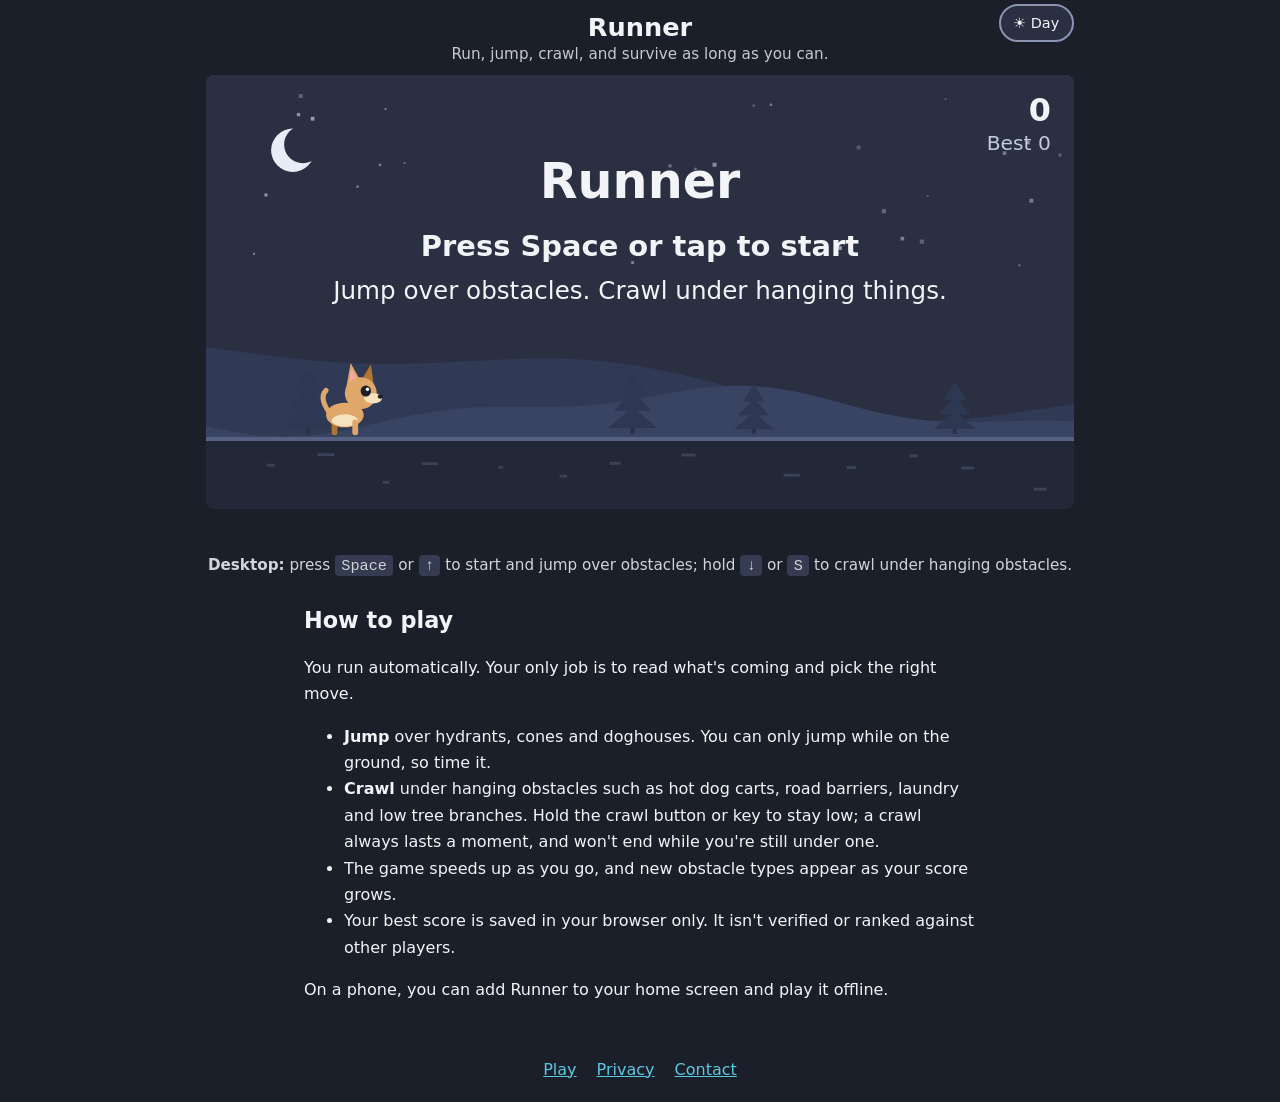
<file: index.html>
<!DOCTYPE html>
<html lang="en">
<head>
  <meta charset="utf-8">
  <meta name="viewport" content="width=device-width, initial-scale=1, viewport-fit=cover">
  <meta name="theme-color" content="#1b1f2a">
  <title>Runner – Free Endless Runner Game</title>
  <meta name="description" content="Play Runner, a free endless runner you can start instantly. Jump over hydrants and cones, crawl under what hangs overhead, and beat your best score. No download or sign-up.">
  <meta property="og:type" content="website">
  <meta property="og:title" content="Runner – Free Endless Runner Game">
  <meta property="og:description" content="Jump over hydrants and cones, crawl under what hangs overhead, and beat your best score. Plays instantly on desktop and mobile.">
  <meta name="twitter:card" content="summary">
  <link rel="icon" href="icons/favicon.svg" type="image/svg+xml">
  <link rel="icon" href="icons/favicon-32.png" sizes="32x32" type="image/png">
  <link rel="apple-touch-icon" href="icons/apple-touch-icon.png">
  <link rel="manifest" href="manifest.webmanifest">
  <meta name="mobile-web-app-capable" content="yes">
  <meta name="apple-mobile-web-app-capable" content="yes">
  <meta name="apple-mobile-web-app-title" content="Runner">
  <meta name="apple-mobile-web-app-status-bar-style" content="black-translucent">
  <link rel="stylesheet" href="styles/main.css">
</head>
<body>
  <header class="site-header">
    <h1>Runner</h1>
    <p class="tagline">Run, jump, crawl, and survive as long as you can.</p>
    <button id="theme-btn" class="theme-btn" type="button" aria-label="Switch to day theme">☀ Day</button>
  </header>

  <main>
    <!-- Portrait: canvas on top, Crawl (left) and Jump (right) below.
         Landscape/short screens: Crawl | canvas | Jump. -->
    <div class="stage">
      <div class="game-wrap">
        <canvas id="game" width="600" height="300" aria-label="Endless runner game"></canvas>
        <div id="end-actions" class="end-actions" hidden>
          <button id="restart" class="btn" type="button">Restart</button>
          <button id="share-btn" class="btn btn-secondary" type="button">Share</button>
        </div>
      </div>
      <button id="slide-btn" class="ctl ctl-slide" type="button" data-game-control aria-label="Crawl (hold)">
        <span class="ctl-icon" aria-hidden="true">▼</span>Crawl<small>hold</small>
      </button>
      <button id="jump-btn" class="ctl ctl-jump" type="button" data-game-control aria-label="Jump">
        <span class="ctl-icon" aria-hidden="true">▲</span>Jump
      </button>
    </div>
    <p id="share-note" class="share-note" role="status" aria-live="polite"></p>
    <p id="status" class="sr-only" role="status" aria-live="polite"></p>
    <p id="load-error" class="notice" hidden>The game didn't load. Try refreshing the page, or use a current browser.</p>
    <noscript><p class="notice">Runner needs JavaScript to play. Please enable it and reload.</p></noscript>

    <p class="instructions">
      <span class="hint-keys"><strong>Desktop:</strong> press <kbd>Space</kbd> or <kbd>↑</kbd> to start and jump over obstacles;
      hold <kbd>↓</kbd> or <kbd>S</kbd> to crawl under hanging obstacles.</span>
      <span class="hint-touch"><strong>Touch:</strong> tap <b>Jump</b> to start and hop over obstacles; hold <b>Crawl</b> to go under hanging obstacles.</span>
    </p>

    <section class="prose" aria-labelledby="how-title">
      <h2 id="how-title">How to play</h2>
      <p>You run automatically. Your only job is to read what's coming and pick the right move.</p>
      <ul>
        <li><strong>Jump</strong> over hydrants, cones and doghouses. You can only jump while on the ground, so time it.</li>
        <li><strong>Crawl</strong> under hanging obstacles such as hot dog carts, road barriers, laundry and low tree branches. Hold the crawl button or key to stay low; a crawl always lasts a moment, and won't end while you're still under one.</li>
        <li>The game speeds up as you go, and new obstacle types appear as your score grows.</li>
        <li>Your best score is saved in your browser only. It isn't verified or ranked against other players.</li>
      </ul>
      <p>On a phone, you can add Runner to your home screen and play it offline.</p>
    </section>
  </main>

  <footer class="site-footer">
    <nav aria-label="Footer">
      <a href="index.html">Play</a>
      <a href="privacy.html">Privacy</a>
      <a href="contact.html">Contact</a>
    </nav>
  </footer>

  <script type="module" src="scripts/main.js"></script>
  <script>
    // If the game scripts failed to load, say so instead of leaving a blank canvas.
    setTimeout(function () {
      if (!window.__gameStarted) document.getElementById('load-error').hidden = false;
    }, 4000);
  </script>
</body>
</html>
</file>
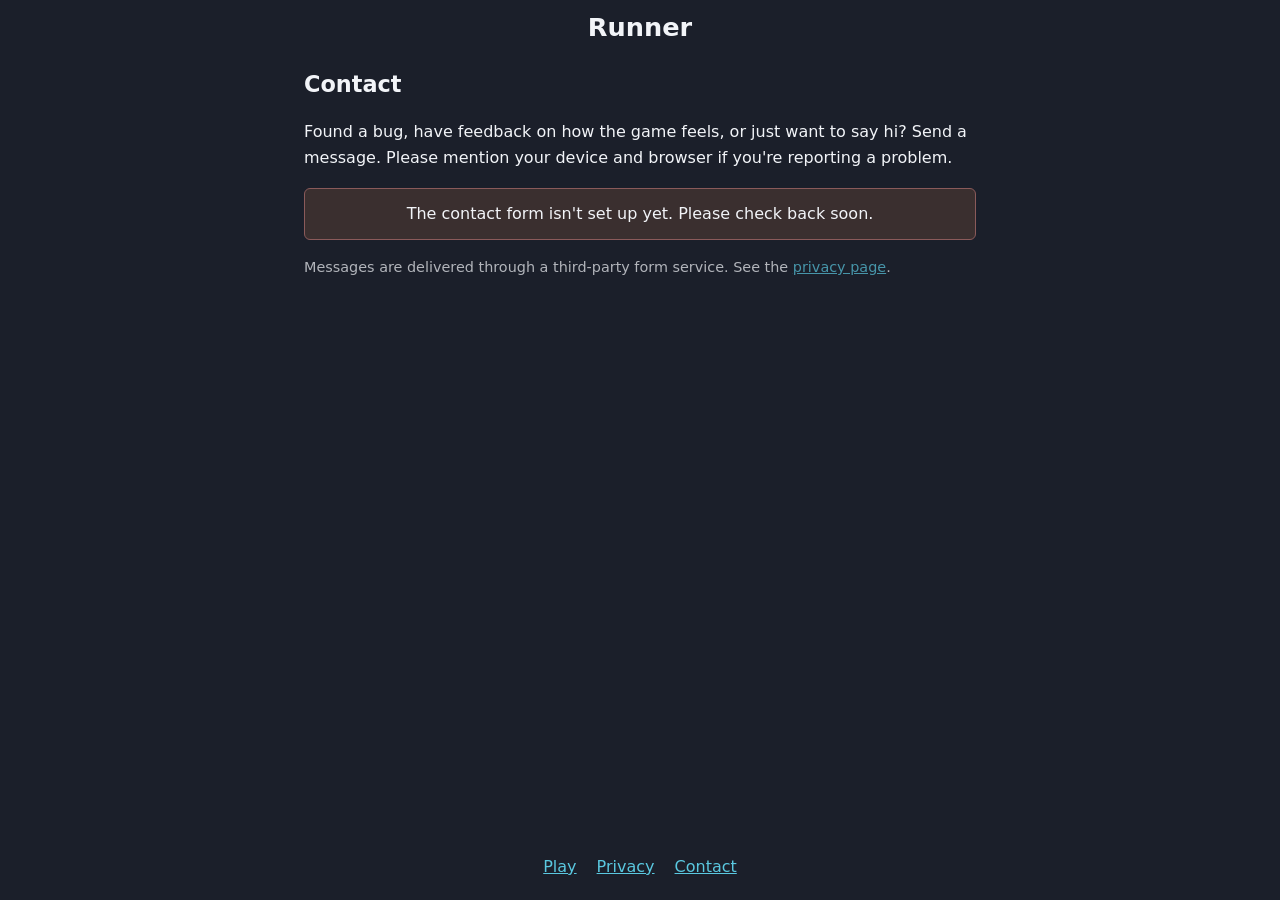
<file: contact.html>
<!DOCTYPE html>
<html lang="en">
<head>
  <meta charset="utf-8">
  <meta name="viewport" content="width=device-width, initial-scale=1, viewport-fit=cover">
  <meta name="theme-color" content="#1b1f2a">
  <title>Contact – Runner</title>
  <meta name="description" content="Send feedback or report a problem with Runner.">
  <link rel="icon" href="icons/favicon.svg" type="image/svg+xml">
  <link rel="apple-touch-icon" href="icons/apple-touch-icon.png">
  <link rel="manifest" href="manifest.webmanifest">
  <link rel="stylesheet" href="styles/main.css">
</head>
<body>
  <header class="site-header">
    <h1><a class="home-link" href="index.html">Runner</a></h1>
  </header>

  <main>
    <article class="prose">
      <h2>Contact</h2>
      <p>Found a bug, have feedback on how the game feels, or just want to say hi? Send a message. Please mention your device and browser if you're reporting a problem.</p>

      <p id="form-unavailable" class="notice" hidden>The contact form isn't set up yet. Please check back soon.</p>

      <form id="contact-form" class="form" novalidate>
        <label for="email">Your email (so I can reply)</label>
        <input id="email" name="email" type="email" autocomplete="email" required>

        <label for="message">Message</label>
        <textarea id="message" name="message" rows="6" required></textarea>

        <!-- Honeypot: real visitors never see or fill this; bots often do. -->
        <div class="hp" aria-hidden="true">
          <label for="website">Leave this empty</label>
          <input id="website" name="website" type="text" tabindex="-1" autocomplete="off">
        </div>

        <button class="btn" type="submit">Send</button>
        <p id="form-result" class="form-result" role="status" aria-live="polite"></p>
      </form>

      <p class="muted">Messages are delivered through a third-party form service. See the <a href="privacy.html">privacy page</a>.</p>
    </article>
  </main>

  <footer class="site-footer">
    <nav aria-label="Footer">
      <a href="index.html">Play</a>
      <a href="privacy.html">Privacy</a>
      <a href="contact.html">Contact</a>
    </nav>
  </footer>

  <script type="module" src="scripts/contact.js"></script>
</body>
</html>
</file>
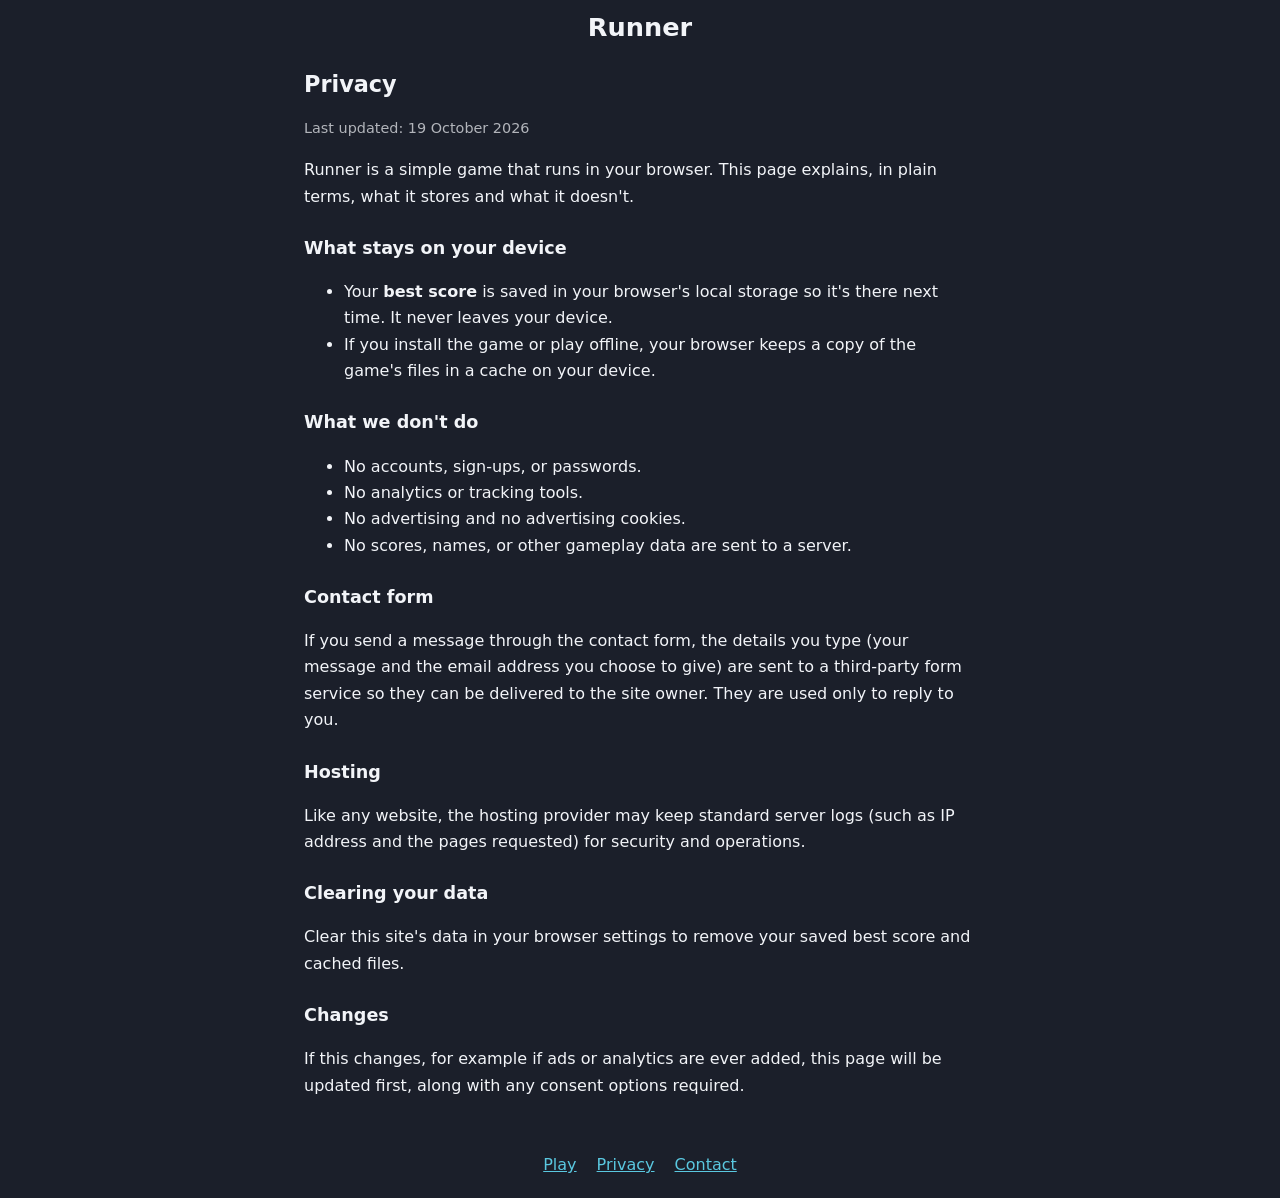
<file: privacy.html>
<!DOCTYPE html>
<html lang="en">
<head>
  <meta charset="utf-8">
  <meta name="viewport" content="width=device-width, initial-scale=1, viewport-fit=cover">
  <meta name="theme-color" content="#1b1f2a">
  <title>Privacy – Runner</title>
  <meta name="description" content="What Runner stores and collects: your best score stays in your browser. No accounts, no ads, no analytics.">
  <link rel="icon" href="icons/favicon.svg" type="image/svg+xml">
  <link rel="apple-touch-icon" href="icons/apple-touch-icon.png">
  <link rel="manifest" href="manifest.webmanifest">
  <link rel="stylesheet" href="styles/main.css">
</head>
<body>
  <header class="site-header">
    <h1><a class="home-link" href="index.html">Runner</a></h1>
  </header>

  <main>
    <article class="prose">
      <h2>Privacy</h2>
      <p class="muted">Last updated: 19 October 2026</p>

      <p>Runner is a simple game that runs in your browser. This page explains, in plain terms, what it stores and what it doesn't.</p>

      <h3>What stays on your device</h3>
      <ul>
        <li>Your <strong>best score</strong> is saved in your browser's local storage so it's there next time. It never leaves your device.</li>
        <li>If you install the game or play offline, your browser keeps a copy of the game's files in a cache on your device.</li>
      </ul>

      <h3>What we don't do</h3>
      <ul>
        <li>No accounts, sign-ups, or passwords.</li>
        <li>No analytics or tracking tools.</li>
        <li>No advertising and no advertising cookies.</li>
        <li>No scores, names, or other gameplay data are sent to a server.</li>
      </ul>

      <h3>Contact form</h3>
      <p>If you send a message through the contact form, the details you type (your message and the email address you choose to give) are sent to a third-party form service so they can be delivered to the site owner. They are used only to reply to you.</p>

      <h3>Hosting</h3>
      <p>Like any website, the hosting provider may keep standard server logs (such as IP address and the pages requested) for security and operations.</p>

      <h3>Clearing your data</h3>
      <p>Clear this site's data in your browser settings to remove your saved best score and cached files.</p>

      <h3>Changes</h3>
      <p>If this changes, for example if ads or analytics are ever added, this page will be updated first, along with any consent options required.</p>
    </article>
  </main>

  <footer class="site-footer">
    <nav aria-label="Footer">
      <a href="index.html">Play</a>
      <a href="privacy.html">Privacy</a>
      <a href="contact.html">Contact</a>
    </nav>
  </footer>
</body>
</html>
</file>
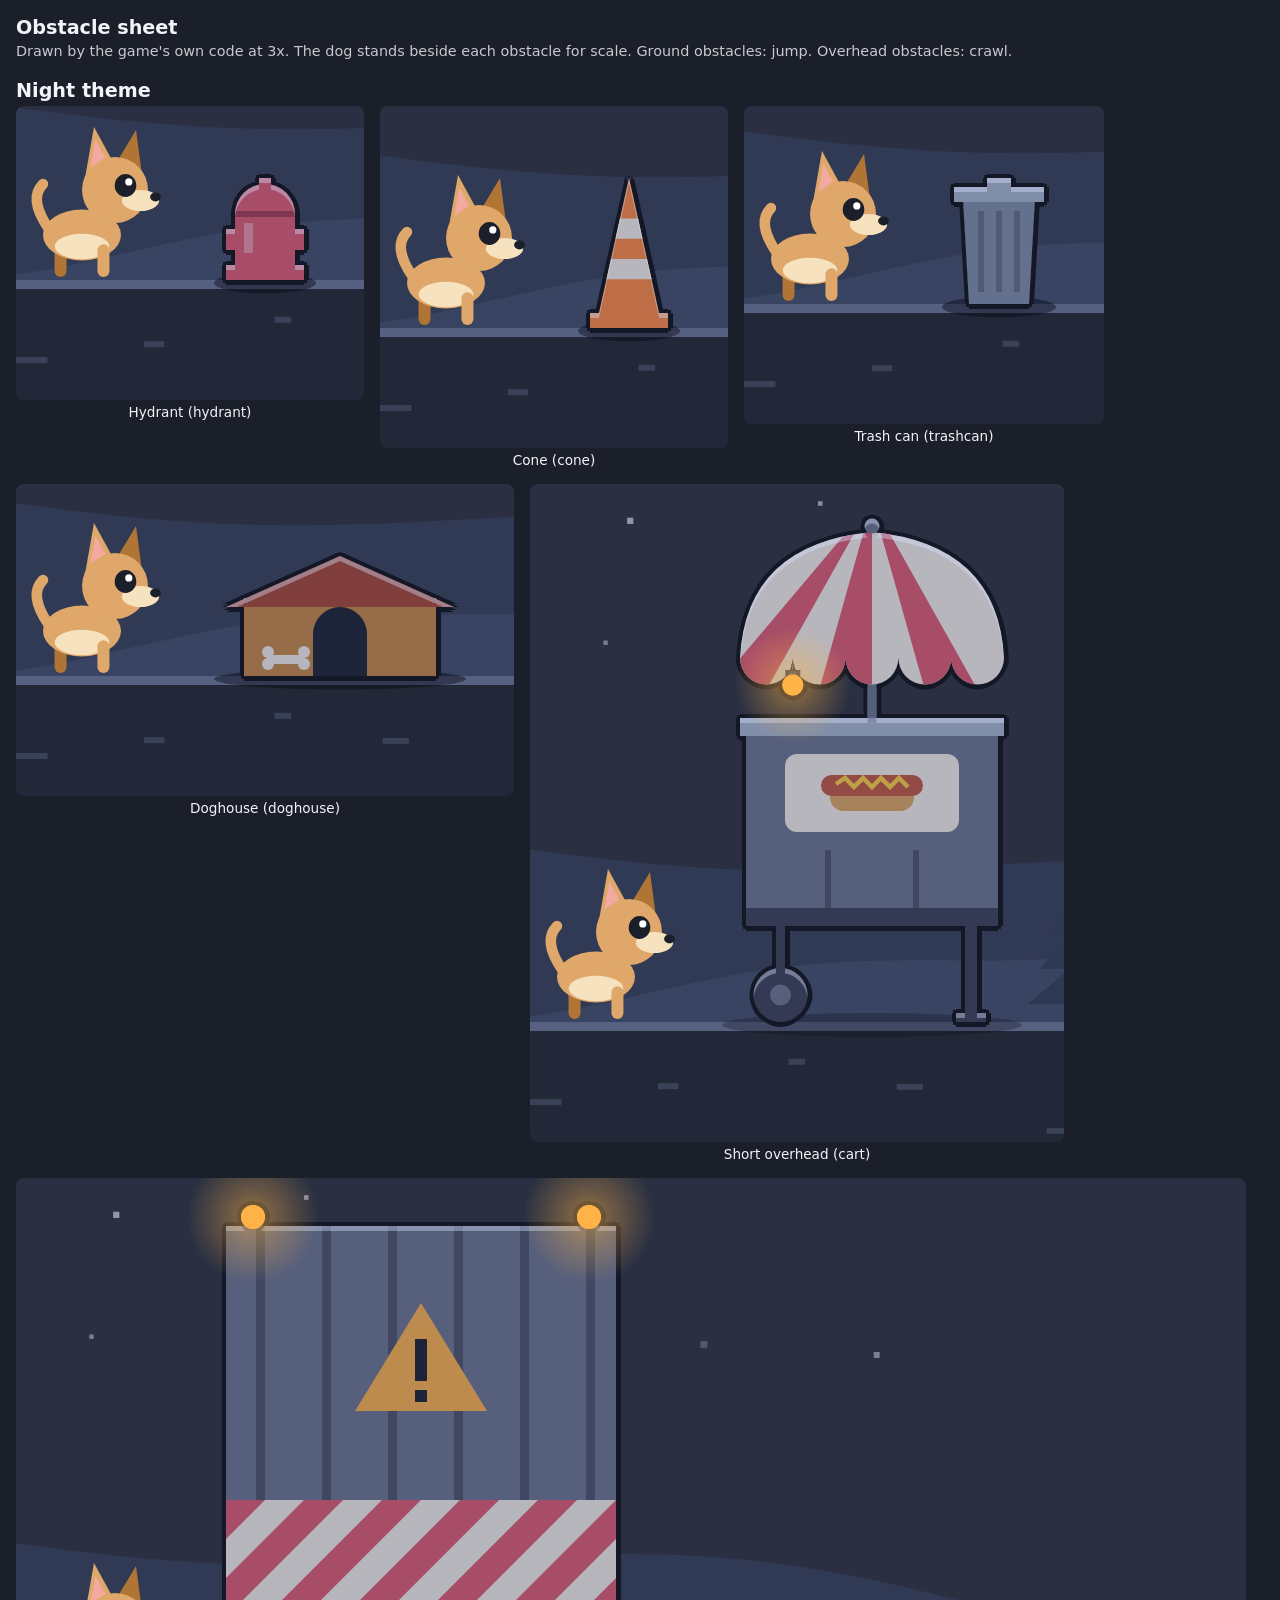
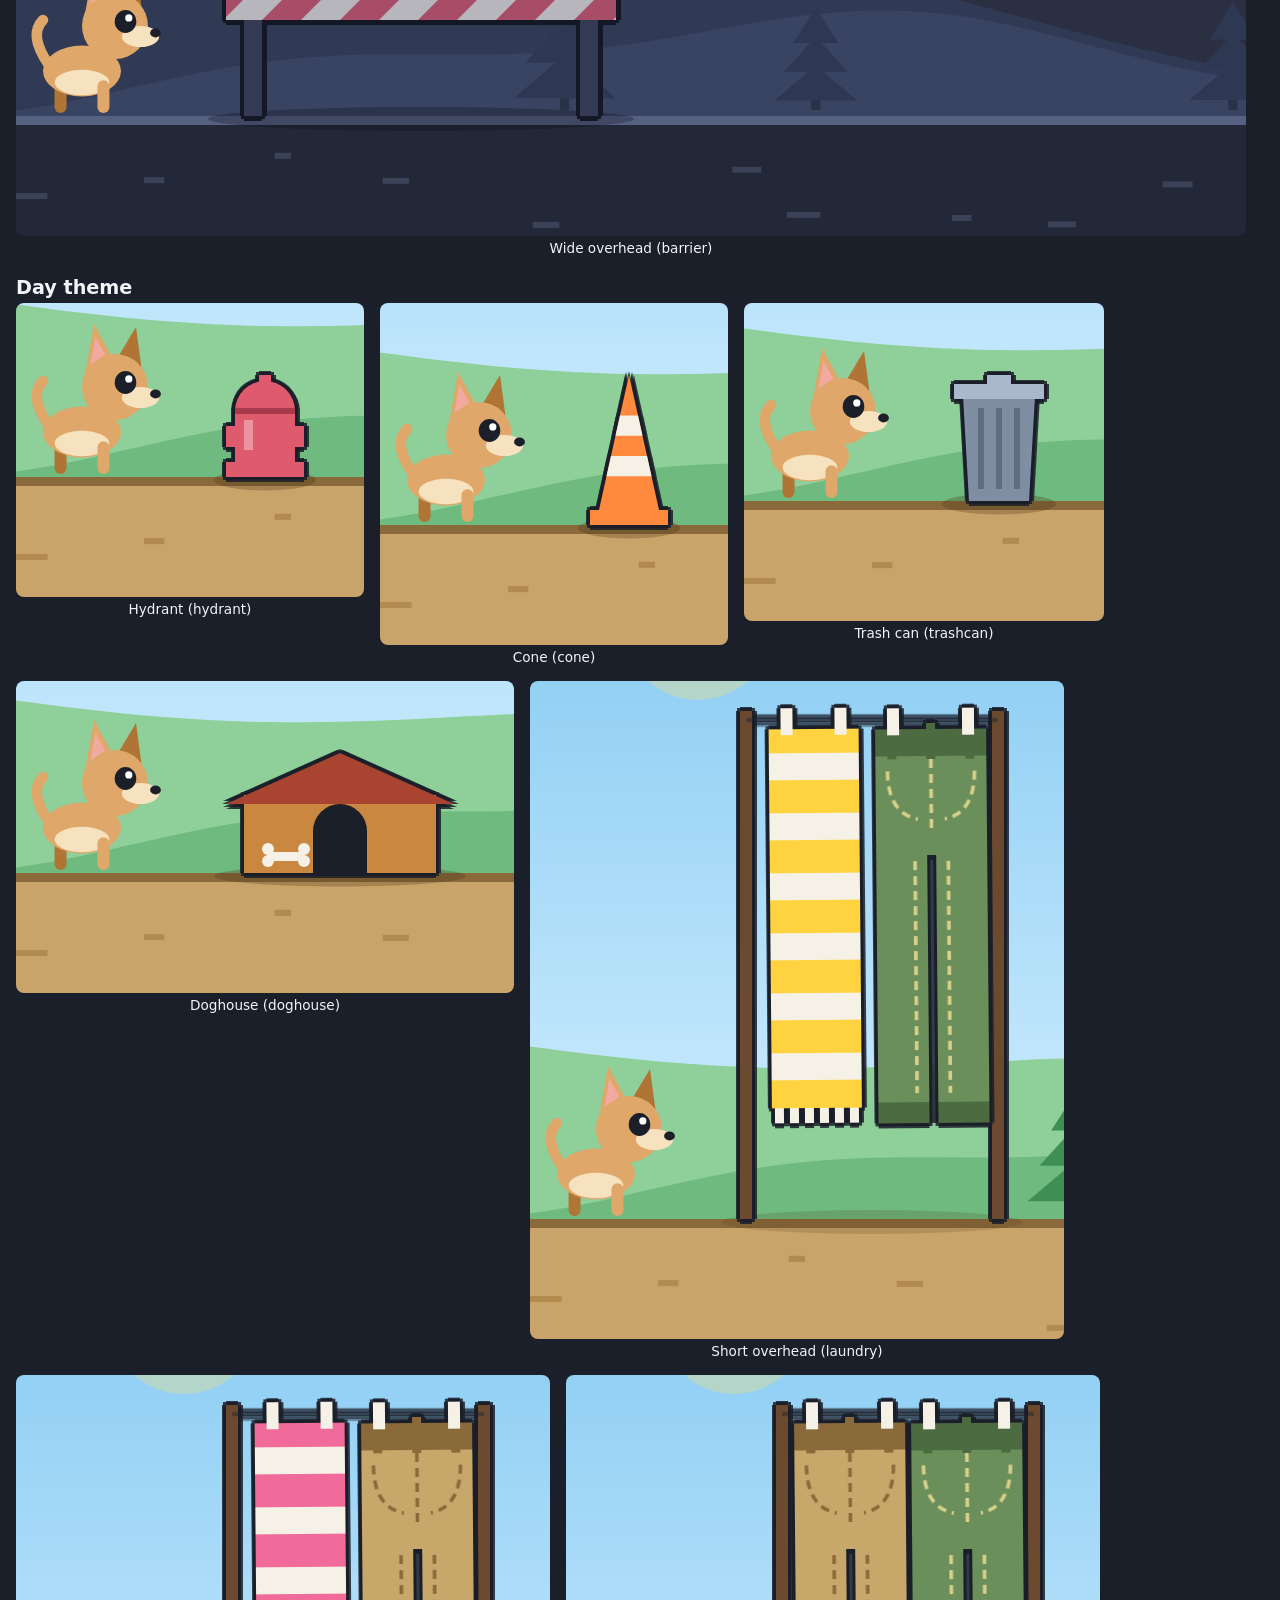
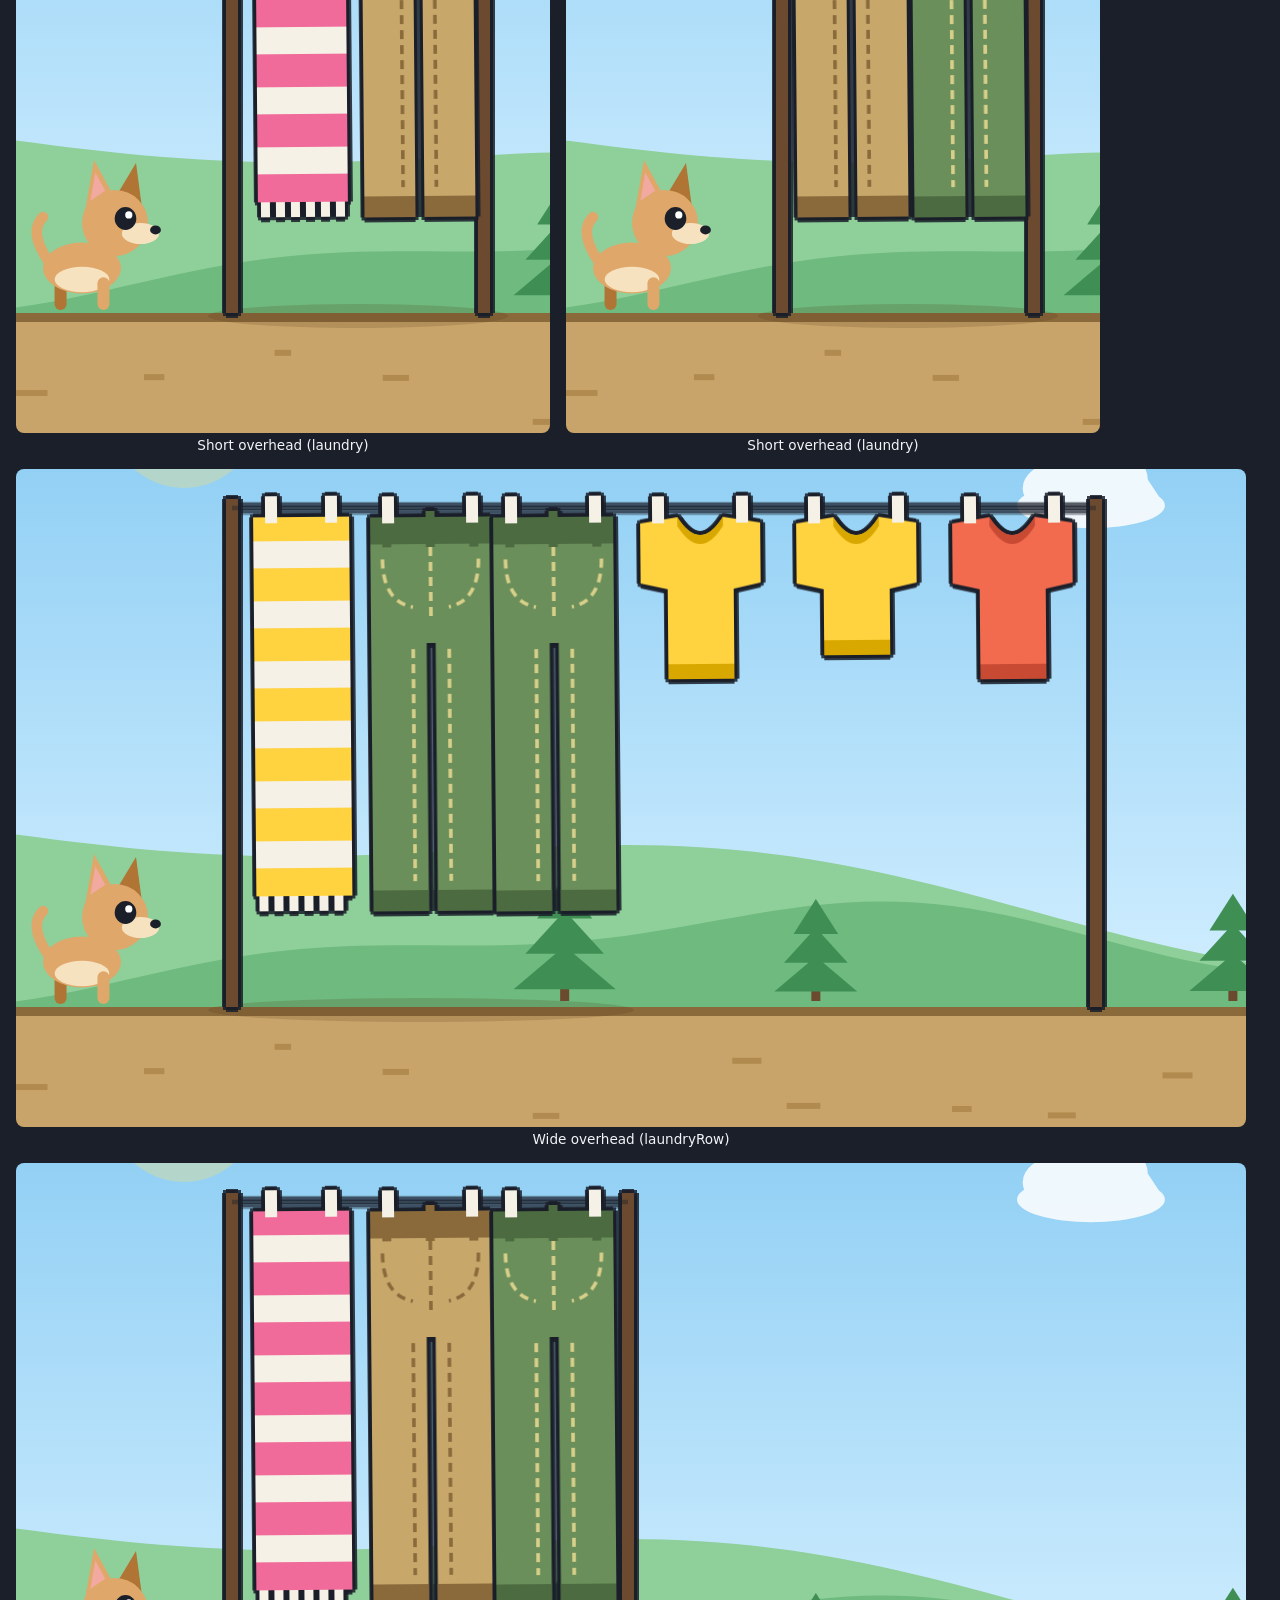
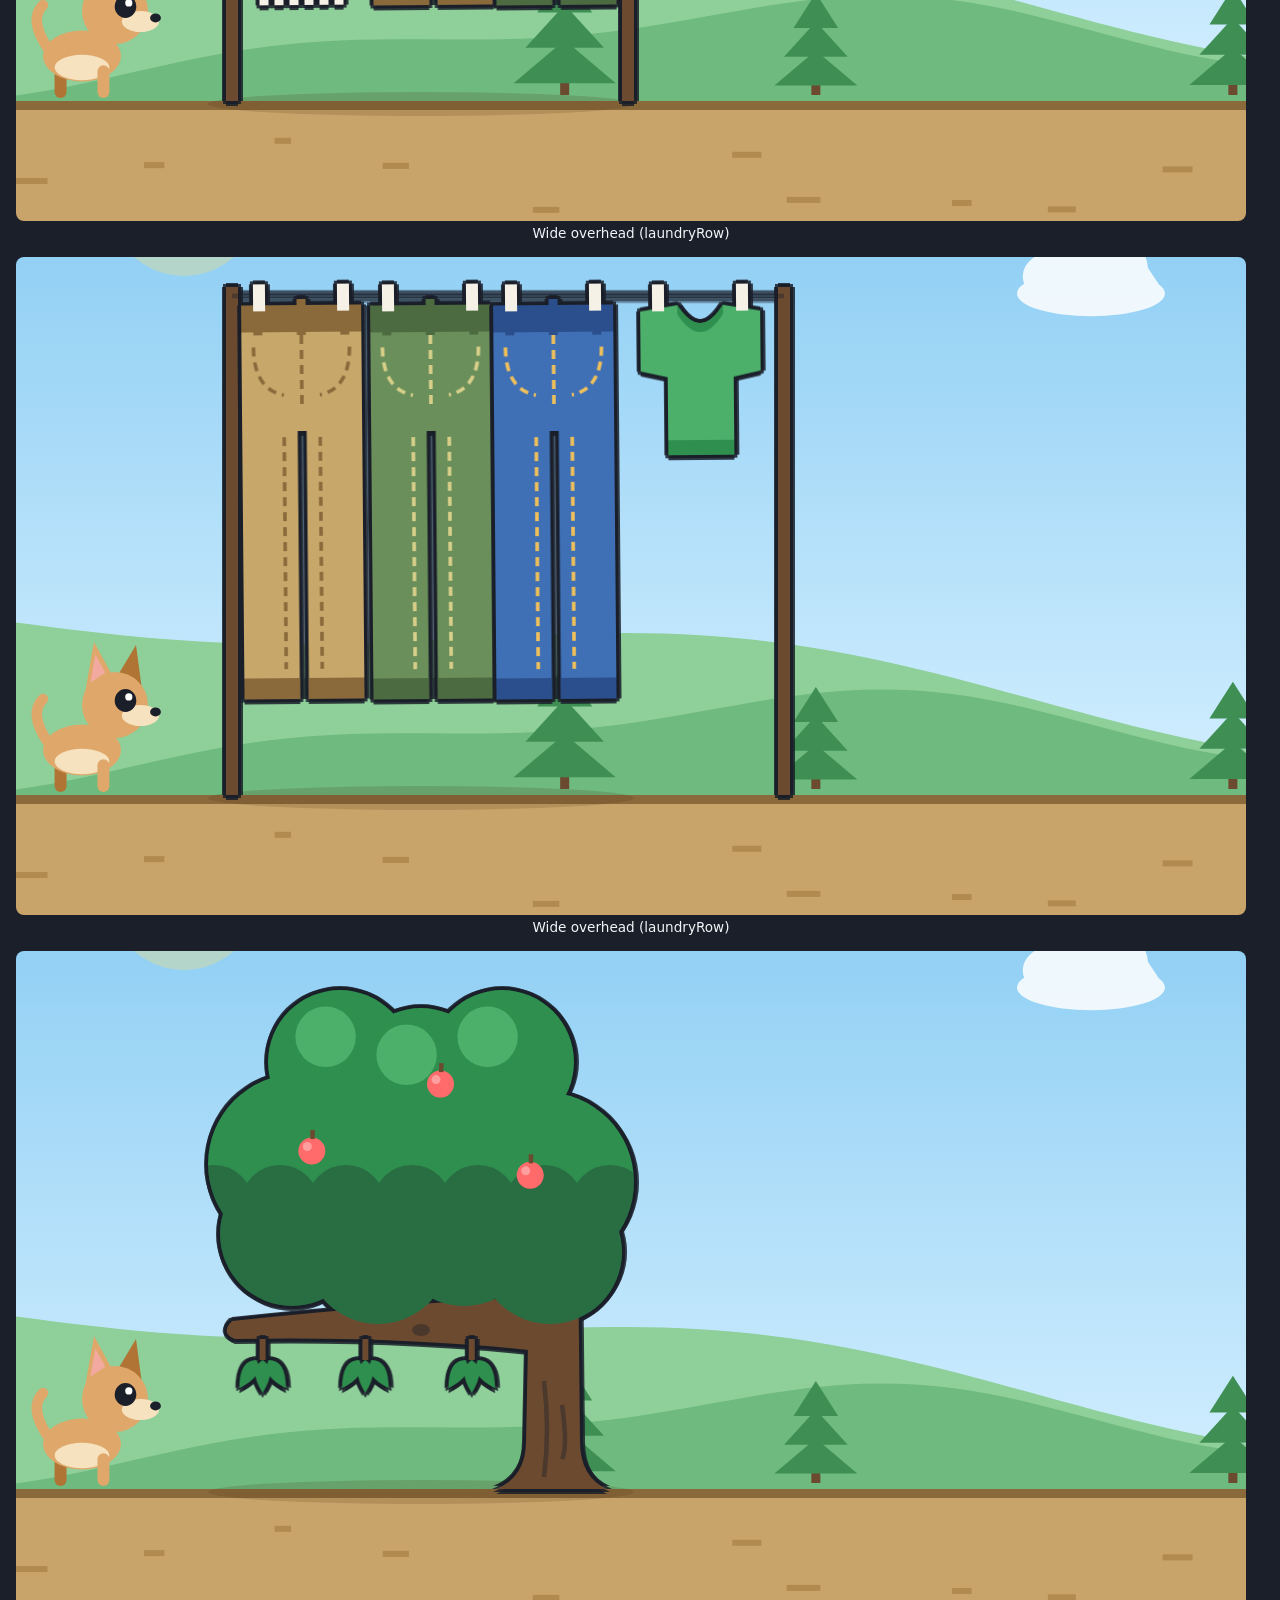
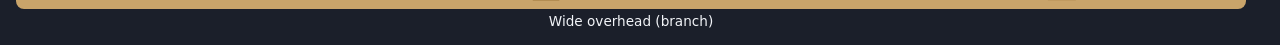
<file: tools/obstacle-sheet.html>
<!DOCTYPE html>
<html lang="en">
<head>
  <meta charset="utf-8">
  <meta name="viewport" content="width=device-width, initial-scale=1">
  <title>Obstacle sheet</title>
  <style>
    body { margin: 0; padding: 16px; background: #1b1f2a; color: #f2f4f8; font-family: system-ui, sans-serif; }
    h1 { font-size: 1.2rem; margin: 0 0 4px; }
    p { margin: 0 0 16px; opacity: 0.8; font-size: 0.9rem; }
    .grid { display: flex; flex-wrap: wrap; gap: 16px; }
    figure { margin: 0; }
    figcaption { margin-top: 4px; font-size: 0.85rem; text-align: center; }
    canvas { display: block; border-radius: 8px; }
  </style>
</head>
<body>
  <h1>Obstacle sheet</h1>
  <p>Drawn by the game's own code at 3x. The dog stands beside each obstacle for scale. Ground obstacles: jump. Overhead obstacles: crawl.</p>
  <div id="out"></div>
  <script type="module">
    import { CONFIG } from '../scripts/config.js';
    import { ObstacleManager } from '../scripts/obstacles.js';
    import { Player } from '../scripts/player.js';
    import { THEMES } from '../scripts/themes.js';
    import { drawBackground } from '../scripts/background.js';

    const SCALE = 3;
    const GROUND = [['small', 'Hydrant'], ['tall', 'Cone'], ['trashcan', 'Trash can'], ['double', 'Doghouse']];
    const OVERHEAD = [['overhead', 'Short overhead'], ['overheadWide', 'Wide overhead']];
    const out = document.getElementById('out');

    for (const [key, theme] of Object.entries(THEMES)) {
      const h2 = document.createElement('h1');
      h2.textContent = `${theme.label} theme`;
      h2.style.marginTop = '20px';
      out.appendChild(h2);
      const grid = document.createElement('div');
      grid.className = 'grid';
      out.appendChild(grid);

      // A skin list shows each of its drawings. Laundry is random per obstacle,
      // so show three samples of it.
      const cases = [...GROUND, ...OVERHEAD].flatMap(([variant, label]) =>
        [].concat(theme.skins[variant]).flatMap((skin) =>
          /^laundry/.test(skin) ? [0.05, 0.4, 0.8].map((seed) => [variant, label, skin, seed]) : [[variant, label, skin, 0.5]]
        )
      );
      for (const [variant, label, skin, seed] of cases) {
        const m = new ObstacleManager();
        const o = m.spawn(variant);
        o.seed = seed;
        const sheetTheme = { ...theme, skins: { ...theme.skins, [variant]: skin } };
        const isOverhead = o.type === 'overhead';
        // Crop around the obstacle: full height for overhead ones, bottom strip for ground ones.
        const pad = 70;
        const left = 0;
        const width = o.w + (o.tail || 0) + pad + 20;
        const top = isOverhead ? o.y - 16 : CONFIG.groundY - o.h - 24;
        const height = CONFIG.groundY + 40 - top;
        o.x = left + pad;

        const canvas = document.createElement('canvas');
        canvas.width = width * SCALE;
        canvas.height = height * SCALE;
        const ctx = canvas.getContext('2d');
        ctx.scale(SCALE, SCALE);
        ctx.translate(-left, -top);
        ctx.beginPath();
        ctx.rect(left, top, width, height);
        ctx.clip();
        drawBackground(ctx, 400, theme);
        m.draw(ctx, sheetTheme);
        const p = new Player();
        p.x = left + 6;
        p.draw(ctx, theme);

        const fig = document.createElement('figure');
        const cap = document.createElement('figcaption');
        cap.textContent = `${label} (${skin})`;
        fig.append(canvas, cap);
        grid.appendChild(fig);
      }
    }
  </script>
</body>
</html>
</file>
<file: styles/main.css>
:root {
  --bg: #1b1f2a;
  --fg: #f2f4f8;
  --accent: #ffb347;
  --panel: #2a3042;
  --slide: #5ac8e0;
  --jump: #ffb347;
  --gutter: 1rem;
}

* { box-sizing: border-box; }

html { -webkit-text-size-adjust: 100%; }

body {
  margin: 0;
  min-height: 100vh;
  min-height: 100dvh;
  background: var(--bg);
  color: var(--fg);
  font-family: system-ui, -apple-system, "Segoe UI", sans-serif;
  display: flex;
  flex-direction: column;
  align-items: center;
  /* keep content clear of notches and the home indicator */
  padding: env(safe-area-inset-top) env(safe-area-inset-right) env(safe-area-inset-bottom) env(safe-area-inset-left);
}

.site-header { text-align: center; padding: 0.75rem var(--gutter) 0; }
.site-header h1 { margin: 0; font-size: 1.6rem; }
.tagline { margin: 0.2rem 0 0.75rem; opacity: 0.8; font-size: 0.95rem; }

main { width: 100%; max-width: 900px; padding: 0 var(--gutter) 1.5rem; }

/* Portrait / default: canvas on top, Slide left and Jump right underneath. */
.stage {
  display: grid;
  grid-template-columns: 1fr 1fr;
  grid-template-areas:
    "game  game"
    "slide jump";
  gap: 0.75rem;
}

.game-wrap { grid-area: game; position: relative; width: 100%; }

/* touch-action only on the game surface and controls so the rest of the page still scrolls */
canvas {
  display: block;
  width: 100%;
  aspect-ratio: 2 / 1;
  height: auto;
  background: var(--panel);
  border-radius: 8px;
  touch-action: none;
  user-select: none;
  -webkit-user-select: none;
  -webkit-touch-callout: none;
  -webkit-tap-highlight-color: transparent;
}

[hidden] { display: none !important; }

/* Game Over actions, centred over the lower part of the canvas. */
.end-actions {
  position: absolute;
  left: 50%;
  top: 46%; /* below the score text, above the runner */
  transform: translateX(-50%);
  display: flex;
  gap: 0.6rem;
}

.btn {
  padding: 0.7rem 1.4rem;
  min-height: 44px;
  font: inherit;
  font-size: clamp(0.95rem, 3.4vw, 1.1rem);
  font-weight: 600;
  color: #1b1f2a;
  background: var(--accent);
  border: 2px solid var(--accent);
  border-radius: 6px;
  cursor: pointer;
}
.btn-secondary { background: transparent; color: var(--fg); border-color: #8a93b0; }
.btn:focus-visible { outline: 3px solid #fff; outline-offset: 2px; }
.btn:disabled { opacity: 0.6; cursor: default; }

.share-note { min-height: 1.4em; margin: 0.5rem 0 0; text-align: center; font-size: 0.9rem; color: #c4cbe0; word-break: break-all; }

.notice {
  background: #3a2f2f;
  border: 1px solid #8a5a5a;
  border-radius: 6px;
  padding: 0.75rem 1rem;
  text-align: center;
}

/* Text pages and the How to play section. */
.prose { max-width: 42rem; margin: 1.5rem auto 0; line-height: 1.65; }
.prose h2 { font-size: 1.4rem; margin: 0 0 0.5rem; }
.prose h3 { font-size: 1.1rem; margin: 1.5rem 0 0.25rem; }
.prose a, .site-footer a { color: var(--slide); }
.muted { opacity: 0.7; font-size: 0.9rem; }
.home-link { color: inherit; text-decoration: none; }

.form { display: grid; gap: 0.5rem; margin: 1rem 0; }
.form label { font-weight: 600; }
.form input, .form textarea {
  font: inherit;
  padding: 0.6rem 0.75rem;
  color: var(--fg);
  background: var(--panel);
  border: 1px solid #566080;
  border-radius: 6px;
}
.form .btn { justify-self: start; margin-top: 0.5rem; }
.form-result { margin: 0; min-height: 1.4em; }
.hp { position: absolute; left: -9999px; width: 1px; height: 1px; overflow: hidden; }

.site-footer { width: 100%; padding: 1rem var(--gutter) 1.5rem; text-align: center; margin-top: auto; }
.site-footer nav { display: flex; gap: 1.25rem; justify-content: center; }

/* On-screen controls. Large touch targets, labelled with text and an arrow icon
   (not colour alone). Hidden on mouse-and-keyboard devices. */
.ctl {
  display: flex;
  flex-direction: column;
  align-items: center;
  justify-content: center;
  gap: 0.15rem;
  min-height: clamp(120px, 26dvh, 220px);
  border: 0;
  border-radius: 16px;
  font: inherit;
  font-size: 1.5rem;
  font-weight: 700;
  color: #1b1f2a;
  touch-action: none;
  user-select: none;
  -webkit-user-select: none;
  -webkit-touch-callout: none;
  -webkit-tap-highlight-color: transparent;
  cursor: pointer;
}
.ctl small { font-size: 0.8rem; font-weight: 600; opacity: 0.75; }
.ctl-icon { font-size: 1.6rem; line-height: 1; }
.ctl-slide { grid-area: slide; background: var(--slide); }
.ctl-jump { grid-area: jump; background: var(--jump); }
.ctl.pressed { transform: scale(0.97); filter: brightness(0.85); }
.ctl:focus-visible { outline: 3px solid #fff; outline-offset: 2px; }

@media (hover: hover) and (pointer: fine) {
  .ctl { display: none; }
  .stage { grid-template-areas: "game game"; }
  .hint-touch { display: none; }
}
@media (hover: none), (pointer: coarse) {
  .hint-keys { display: none; }
}

/* Landscape phones / short viewports: Slide | canvas | Jump, so nothing overflows. */
@media (orientation: landscape) and (max-height: 520px) {
  .site-header { display: none; }
  main { max-width: none; padding: 0.5rem var(--gutter); }
  .stage {
    grid-template-columns: minmax(90px, 1fr) minmax(0, 2.4fr) minmax(90px, 1fr);
    grid-template-areas: "slide game jump";
    align-items: stretch;
  }
  .ctl { min-height: 0; }
  .instructions { display: none; }
}

.sr-only {
  position: absolute;
  width: 1px;
  height: 1px;
  margin: -1px;
  padding: 0;
  overflow: hidden;
  clip: rect(0 0 0 0);
  white-space: nowrap;
  border: 0;
}

.instructions { text-align: center; opacity: 0.85; line-height: 1.6; font-size: 0.95rem; }
kbd {
  background: #3a4258;
  border-radius: 4px;
  padding: 0.1rem 0.4rem;
}

/* Theme toggle, top right of the header. */
.site-header { position: relative; width: 100%; max-width: 900px; }
.theme-btn {
  position: absolute;
  top: 0.25rem;
  right: var(--gutter);
  height: 38px;
  padding: 0 0.8rem;
  background: var(--panel);
  color: var(--fg);
  border: 2px solid #8a93b0;
  border-radius: 999px;
  font: inherit;
  font-size: 0.9rem;
  cursor: pointer;
}
.theme-btn:focus-visible { outline: 3px solid var(--accent); outline-offset: 2px; }

/* Game Over buttons sit on the sky, so the outlined one needs its own backing in daylight. */
[data-theme="day"] .btn-secondary { background: rgba(27, 31, 42, 0.8); }
</file>
